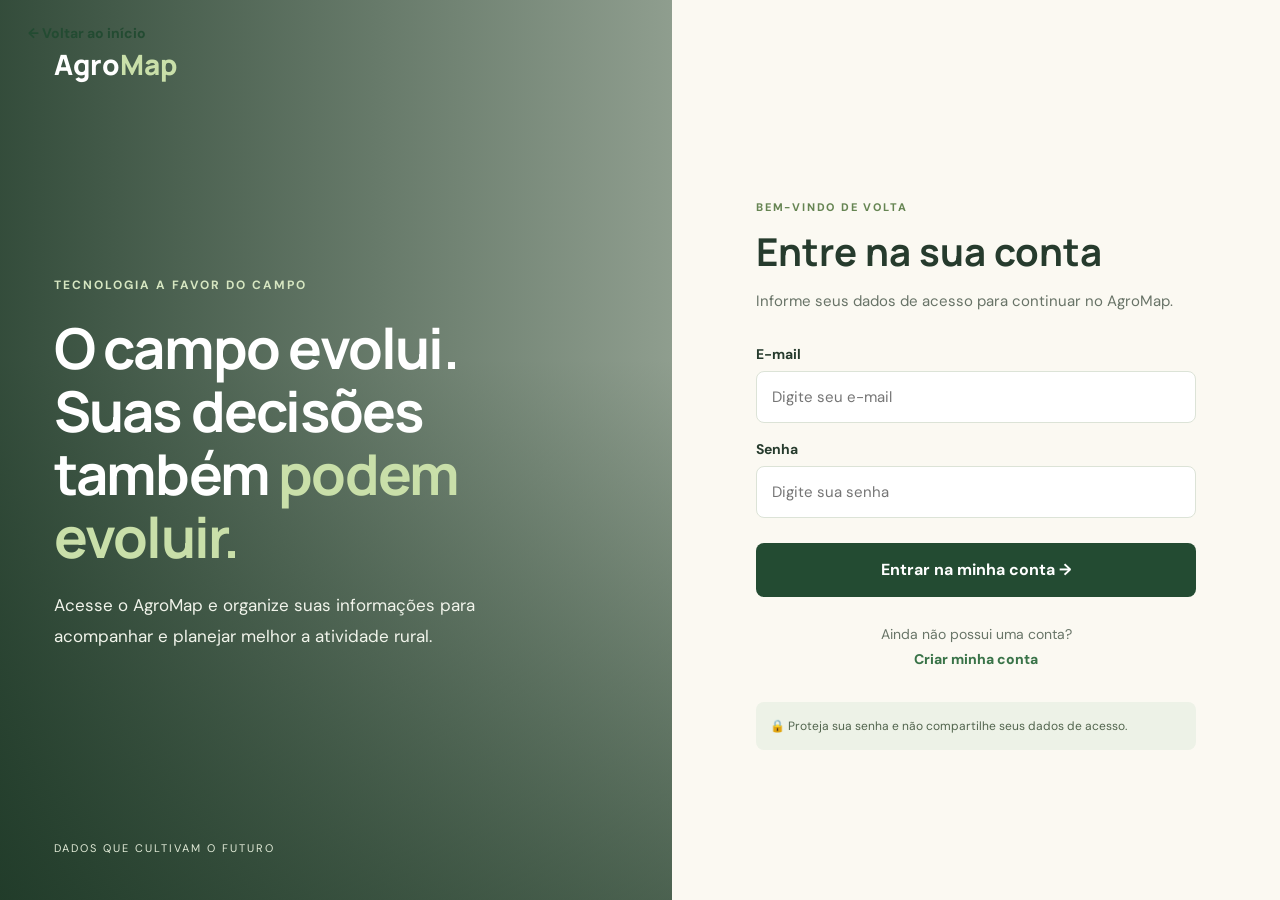
<file: login.html>
<!DOCTYPE html>
<html lang="pt-BR">
<head>
  <meta charset="UTF-8">
  <meta name="viewport" content="width=device-width, initial-scale=1.0">
  <meta name="theme-color" content="#234b32">
  <title>Entrar | AgroMap</title>
  <link rel="preconnect" href="https://fonts.googleapis.com">
  <link rel="preconnect" href="https://fonts.gstatic.com" crossorigin>
  <link href="https://fonts.googleapis.com/css2?family=DM+Sans:wght@400;500;600;700&family=Manrope:wght@500;600;700;800&display=swap" rel="stylesheet">
  <style>
    *{box-sizing:border-box;margin:0;padding:0}
    body{font-family:"DM Sans",sans-serif;background:#fbf9f2;color:#263b2d;min-height:100vh}
    a{text-decoration:none}
    .back{position:absolute;top:24px;left:28px;z-index:5;color:#234b32;font-weight:700;font-size:14px}
    .layout{min-height:100vh;display:grid;grid-template-columns:1.05fr .95fr}
    .visual{position:relative;min-height:100vh;background:url("https://images.unsplash.com/photo-1500382017468-9049fed747ef?auto=format&fit=crop&w=1800&q=85") center/cover no-repeat;display:flex;flex-direction:column;justify-content:space-between;padding:45px 8%;color:white;isolation:isolate}
    .visual:before{content:"";position:absolute;inset:0;z-index:-1;background:linear-gradient(90deg,rgba(19,48,29,.86),rgba(25,58,34,.48)),linear-gradient(0deg,rgba(15,40,24,.55),transparent 60%)}
    .brand{font-family:"Manrope",sans-serif;font-size:28px;font-weight:800;color:white}
    .brand span{color:#c9dfa9}
    .visual-copy{max-width:580px;padding:60px 0}
    .kicker{font-size:12px;letter-spacing:2px;font-weight:700;color:#d6e6c1}
    .visual h1{font-family:"Manrope",sans-serif;font-size:clamp(38px,4.4vw,62px);line-height:1.12;margin:22px 0;letter-spacing:-1.8px}
    .visual h1 span{color:#c9dfa9}
    .visual-copy p{font-size:17px;line-height:1.8;max-width:480px;color:#f1f4eb}
    .visual-foot{font-size:11px;letter-spacing:2px;color:#e1ead7}
    .panel{display:flex;align-items:center;justify-content:center;padding:100px 9% 55px}
    .form-wrap{width:100%;max-width:440px}
    .mobile-brand{display:none;color:#234b32;font-family:"Manrope",sans-serif;font-size:24px;font-weight:800;margin-bottom:35px}
    .form-kicker{font-size:11px;letter-spacing:1.8px;font-weight:800;color:#668553}
    h2{font-family:"Manrope",sans-serif;font-size:clamp(32px,3vw,43px);line-height:1.2;margin:13px 0}
    .intro{font-size:15px;line-height:1.8;color:#687367;margin-bottom:30px}
    label{display:block;font-size:14px;font-weight:700;margin:17px 0 8px}
    input{width:100%;min-height:52px;padding:13px 15px;border:1px solid #dce3d7;border-radius:8px;background:white;font:inherit;font-size:15px;outline:none}
    input:focus{border-color:#397348;box-shadow:0 0 0 3px rgba(57,115,72,.12)}
    button{width:100%;min-height:54px;margin-top:25px;border:0;border-radius:8px;background:#234b32;color:white;font:inherit;font-weight:700;font-size:16px;cursor:pointer}
    button:hover{background:#397348}
    #mensagem{margin-top:14px;font-size:14px;line-height:1.6}
    .switch{margin-top:25px;text-align:center;color:#697568;font-size:14px;line-height:1.8}
    .switch a{color:#397348;font-weight:800}
    .secure{margin-top:30px;padding:14px;border-radius:8px;background:#edf2e7;color:#52654e;font-size:12px;line-height:1.7}
    @media(max-width:800px){
      .layout{grid-template-columns:1fr}
      .visual{min-height:300px;padding:30px 7%}
      .visual-copy{padding:55px 0 25px}
      .visual h1{font-size:38px}
      .visual-copy p{font-size:15px}
      .visual-foot{font-size:9px}
      .panel{padding:45px 7% 55px}
      .back{top:18px;left:18px;color:white}
      .brand{font-size:23px}
      .form-wrap{max-width:500px}
      .mobile-brand{display:block}
      .intro{margin-bottom:20px}
    }
  </style>
</head>
<body>
  <a class="back" href="index.html">← Voltar ao início</a>
  <main class="layout">
    <section class="visual">
      <a class="brand" href="index.html">Agro<span>Map</span></a>
      <div class="visual-copy">
        <span class="kicker">TECNOLOGIA A FAVOR DO CAMPO</span>
        <h1>O campo evolui.<br>Suas decisões também <span>podem evoluir.</span></h1>
        <p>Acesse o AgroMap e organize suas informações para acompanhar e planejar melhor a atividade rural.</p>
      </div>
      <p class="visual-foot">DADOS QUE CULTIVAM O FUTURO</p>
    </section>

    <section class="panel">
      <div class="form-wrap">
        <div class="mobile-brand">AgroMap</div>
        <span class="form-kicker">BEM-VINDO DE VOLTA</span>
        <h2>Entre na sua conta</h2>
        <p class="intro">Informe seus dados de acesso para continuar no AgroMap.</p>

        <form id="loginForm">
          <label for="email">E-mail</label>
          <input type="email" id="email" name="email" autocomplete="email" placeholder="Digite seu e-mail" required>

          <label for="senha">Senha</label>
          <input type="password" id="senha" name="senha" autocomplete="current-password" placeholder="Digite sua senha" required>

          <button type="submit">Entrar na minha conta →</button>
          <div id="mensagem" role="status" aria-live="polite"></div>
        </form>

        <p class="switch">Ainda não possui uma conta?<br><a href="cadastro.html">Criar minha conta</a></p>
        <p class="secure">🔒 Proteja sua senha e não compartilhe seus dados de acesso.</p>
      </div>
    </section>
  </main>
  <script src="login.js"></script>
</body>
</html>
</file>
